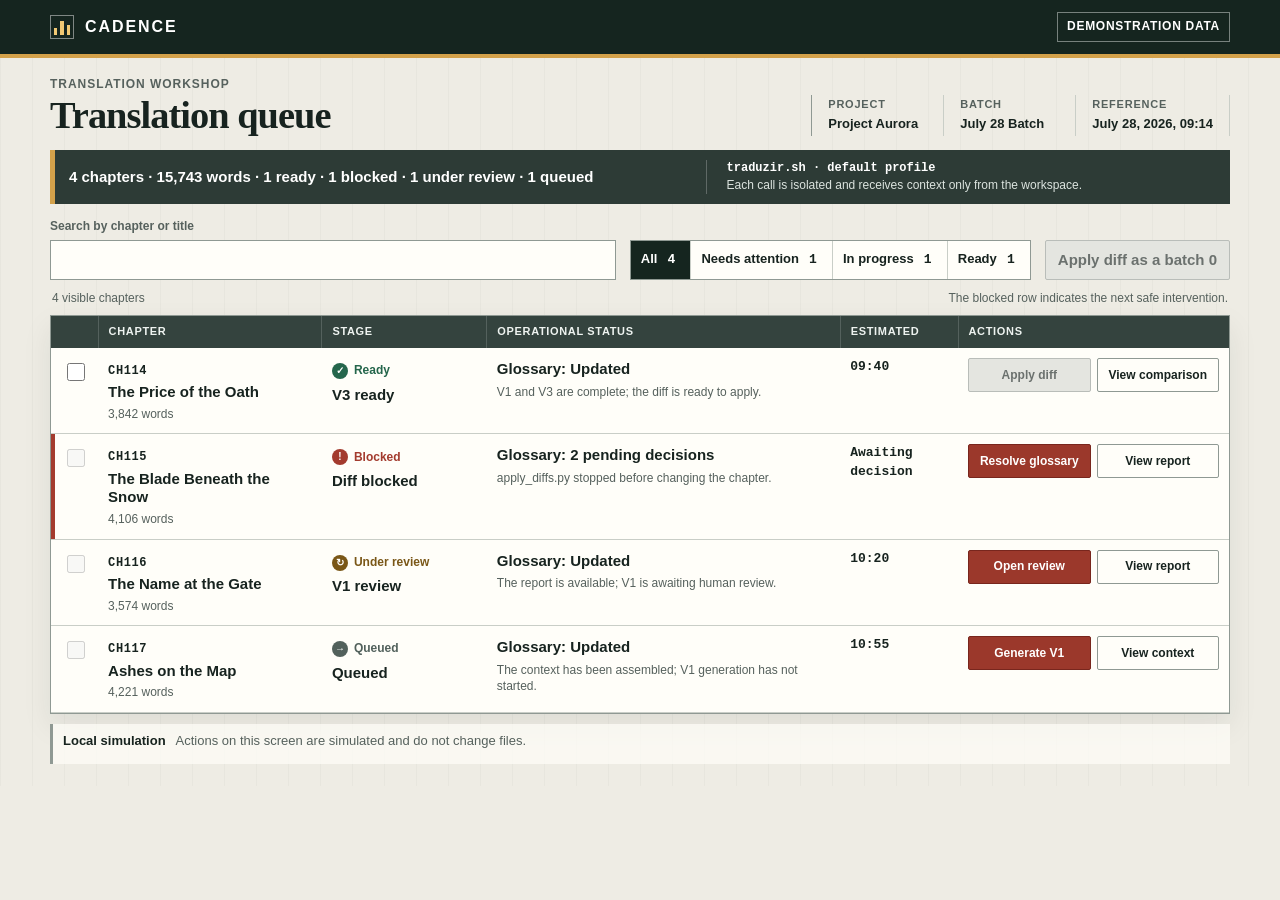
<file: docs/comparison-demo/anti-ai/index.html>
<!doctype html>
<html lang="en">
  <head>
    <meta charset="utf-8">
    <meta name="viewport" content="width=device-width, initial-scale=1">
    <title>Cadence — Translation queue</title>
    <link rel="stylesheet" href="./styles.css">
  </head>
  <body>
    <a class="skip-link" href="#fila">Skip to the queue</a>

    <header class="masthead">
      <div class="masthead__inner">
        <div class="brand" aria-label="Cadence">
          <span class="brand__mark" aria-hidden="true"><i></i><i></i><i></i></span>
          <span>Cadence</span>
        </div>
        <p class="fixture-label" id="fixture-label"></p>
      </div>
    </header>

    <main class="workspace">
      <section class="workspace__heading" aria-labelledby="page-title">
        <div>
          <p class="eyebrow" id="surface-name"></p>
          <h1 id="page-title">Translation queue</h1>
        </div>
        <dl class="run-context" aria-label="Batch context">
          <div>
            <dt>Project</dt>
            <dd id="project-name"></dd>
          </div>
          <div>
            <dt>Batch</dt>
            <dd id="batch-name"></dd>
          </div>
          <div>
            <dt>Reference</dt>
            <dd id="reference-time"></dd>
          </div>
        </dl>
      </section>

      <section class="run-strip" aria-label="Execution summary">
        <p class="run-strip__summary" id="batch-summary"></p>
        <div class="run-strip__pipeline">
          <strong id="pipeline-name"></strong>
          <span id="execution-model"></span>
        </div>
      </section>

      <section class="queue-tools" aria-labelledby="queue-tools-title">
        <h2 class="visually-hidden" id="queue-tools-title">Find and filter chapters</h2>
        <div class="search-field">
          <label for="chapter-search">Search by chapter or title</label>
          <div class="search-field__control">
            <input id="chapter-search" type="search" autocomplete="off" spellcheck="false">
            <button class="text-button" id="clear-search" type="button" hidden>Clear</button>
          </div>
        </div>
        <div class="filter-group" id="filter-group" role="group" aria-label="Filter the queue"></div>
        <button class="bulk-action" id="bulk-action" type="button" disabled>
          Apply diff as a batch <span aria-hidden="true" id="bulk-count">0</span>
        </button>
      </section>

      <div class="result-line">
        <p id="result-count" aria-live="polite"></p>
        <p class="queue-hint">The blocked row indicates the next safe intervention.</p>
      </div>

      <section class="queue" id="fila" aria-labelledby="queue-title" tabindex="-1">
        <h2 class="visually-hidden" id="queue-title">Chapters in the batch</h2>
        <div class="table-scroll" tabindex="0" role="region" aria-label="Chapter queue" aria-describedby="table-help">
          <p class="visually-hidden" id="table-help">The table adapts to the available width. Use the buttons in each row to view details or perform a simulated action.</p>
          <table>
            <caption>Chapters in the translation queue</caption>
            <thead>
              <tr>
                <th class="select-column" scope="col"><span class="visually-hidden">Select</span></th>
                <th scope="col">Chapter</th>
                <th scope="col">Stage</th>
                <th scope="col">Operational status</th>
                <th scope="col">Estimated</th>
                <th scope="col">Actions</th>
              </tr>
            </thead>
            <tbody id="queue-body"></tbody>
          </table>
        </div>
        <div class="empty-state" id="empty-state" hidden>
          <h3>No chapters found</h3>
          <p>The current search and filter returned no chapters.</p>
          <button class="secondary-button" id="reset-view" type="button">Clear search and show all</button>
        </div>
      </section>

      <div class="status-line" id="action-status" role="status" aria-live="polite" aria-atomic="true">
        <span class="status-line__label">Local simulation</span>
        <span id="action-message"></span>
      </div>
    </main>

    <script src="../data.js"></script>
    <script src="./app.js"></script>
  </body>
</html>
</file>
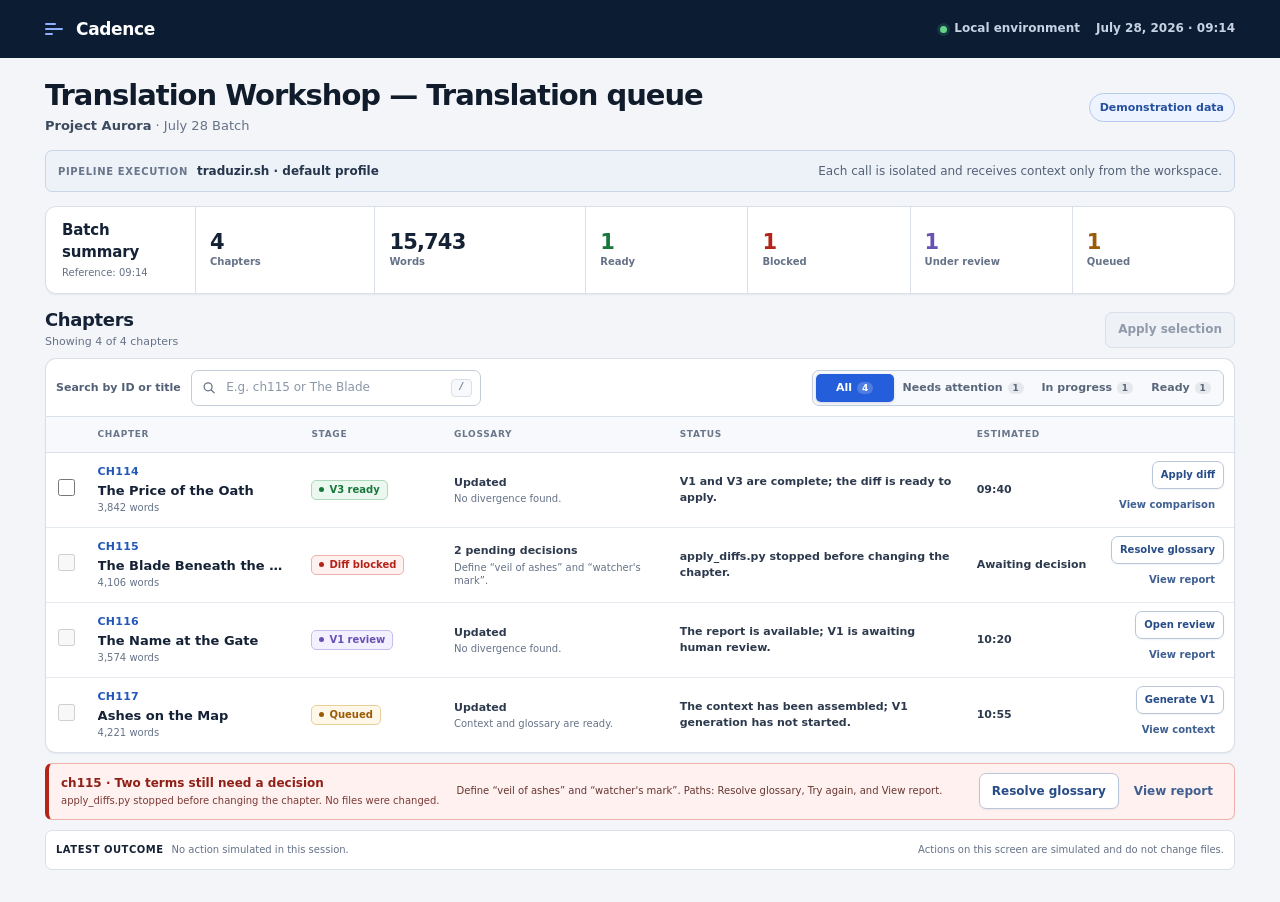
<file: docs/comparison-demo/baseline/index.html>
<!doctype html>
<html lang="en">
  <head>
    <meta charset="utf-8" />
    <meta name="viewport" content="width=device-width, initial-scale=1" />
    <meta name="color-scheme" content="light" />
    <title>Cadence — Translation queue</title>
    <link rel="stylesheet" href="styles.css" />
  </head>
  <body>
    <a class="skip-link" href="#conteudo">Skip to content</a>

    <header class="topbar">
      <div class="topbar__inner">
        <a class="brand" href="#conteudo" aria-label="Cadence — home">
          <span class="brand__mark" aria-hidden="true"><i></i><i></i><i></i></span>
          <span>Cadence</span>
        </a>
        <div class="topbar__context">
          <span class="local-status"><i aria-hidden="true"></i>Local environment</span>
          <span id="reference-time"></span>
        </div>
      </div>
    </header>

    <main id="conteudo" class="workspace" tabindex="-1">
      <header class="page-heading">
        <div>
          <h1><span id="surface-name"></span> <span aria-hidden="true">—</span> Translation queue</h1>
          <p><strong id="project-name"></strong><span aria-hidden="true"> · </span><span id="batch-name"></span></p>
        </div>
        <span id="fixture-label" class="demo-label"></span>
      </header>

      <section class="run-context" aria-labelledby="run-context-title">
        <div>
          <span id="run-context-title">Pipeline execution</span>
          <strong id="pipeline-name"></strong>
        </div>
        <p id="execution-model"></p>
      </section>

      <section class="summary" aria-labelledby="summary-title">
        <div class="summary__heading">
          <h2 id="summary-title">Batch summary</h2>
          <p id="summary-date"></p>
        </div>
        <dl id="summary-metrics" class="metrics"></dl>
      </section>

      <section class="queue" aria-labelledby="queue-title">
        <div class="queue__topline">
          <div>
            <h2 id="queue-title">Chapters</h2>
            <p id="result-summary" aria-live="polite"></p>
          </div>
          <button id="apply-selection" class="button button--primary" type="button" disabled>
            Apply selection
          </button>
        </div>

        <div class="toolbar">
          <div class="search-control">
            <label for="chapter-search">Search by ID or title</label>
            <div class="search-field">
              <svg aria-hidden="true" viewBox="0 0 20 20" width="18" height="18">
                <circle cx="8.4" cy="8.4" r="5.5" fill="none" stroke="currentColor" stroke-width="1.7" />
                <path d="m12.7 12.7 4.1 4.1" fill="none" stroke="currentColor" stroke-width="1.7" stroke-linecap="round" />
              </svg>
              <input id="chapter-search" type="search" autocomplete="off" placeholder="E.g. ch115 or The Blade" />
              <button id="clear-search" class="clear-search" type="button" hidden>Clear</button>
              <kbd aria-hidden="true">/</kbd>
            </div>
          </div>

          <div id="filters" class="filters" role="group" aria-label="Filter the queue"></div>
        </div>

        <div class="table-frame">
          <table>
            <caption class="sr-only">Operational queue of chapters in translation</caption>
            <thead>
              <tr>
                <th class="select-column" scope="col"><span class="sr-only">Select</span></th>
                <th scope="col">Chapter</th>
                <th scope="col">Stage</th>
                <th scope="col">Glossary</th>
                <th scope="col">Status</th>
                <th scope="col">Estimated</th>
                <th scope="col"><span class="sr-only">Actions</span></th>
              </tr>
            </thead>
            <tbody id="chapter-rows"></tbody>
          </table>

          <div id="empty-state" class="empty-state" hidden>
            <svg aria-hidden="true" viewBox="0 0 24 24" width="28" height="28">
              <circle cx="10.5" cy="10.5" r="6.5" fill="none" stroke="currentColor" stroke-width="1.6" />
              <path d="m15.4 15.4 4.1 4.1" fill="none" stroke="currentColor" stroke-width="1.6" stroke-linecap="round" />
            </svg>
            <strong>No chapters found</strong>
            <span>Clear the search or choose another filter.</span>
            <button id="recover-results" class="button button--secondary" type="button">Show all</button>
          </div>
        </div>
      </section>

      <section id="incident-spotlight" class="incident" aria-labelledby="incident-title"></section>

      <aside class="simulation-status" aria-label="Outcome of simulated actions">
        <div>
          <strong>Latest outcome</strong>
          <p id="action-log">No action simulated in this session.</p>
        </div>
        <p id="simulation-notice"></p>
      </aside>
    </main>

    <dialog id="chapter-dialog" class="dialog" aria-labelledby="chapter-dialog-title">
      <div class="dialog__header">
        <div>
          <span>Chapter details</span>
          <h2 id="chapter-dialog-title"></h2>
        </div>
        <button class="icon-button" type="button" data-close-dialog="chapter-dialog" aria-label="Close details">
          <svg aria-hidden="true" viewBox="0 0 20 20" width="20" height="20">
            <path d="m5 5 10 10M15 5 5 15" fill="none" stroke="currentColor" stroke-width="1.7" stroke-linecap="round" />
          </svg>
        </button>
      </div>
      <div id="chapter-dialog-body" class="dialog__body"></div>
      <div id="chapter-dialog-actions" class="dialog__actions"></div>
    </dialog>

    <dialog id="confirm-dialog" class="dialog dialog--confirm" aria-labelledby="confirm-dialog-title">
      <div class="dialog__header">
        <div>
          <span>Simulated confirmation</span>
          <h2 id="confirm-dialog-title"></h2>
        </div>
        <button class="icon-button" type="button" data-close-dialog="confirm-dialog" aria-label="Close confirmation">
          <svg aria-hidden="true" viewBox="0 0 20 20" width="20" height="20">
            <path d="m5 5 10 10M15 5 5 15" fill="none" stroke="currentColor" stroke-width="1.7" stroke-linecap="round" />
          </svg>
        </button>
      </div>
      <div class="dialog__body">
        <p id="confirm-dialog-copy"></p>
        <p class="dialog__notice">Confirmation records only a message in this interface.</p>
      </div>
      <div class="dialog__actions">
        <button class="button button--secondary" type="button" data-close-dialog="confirm-dialog">Cancel</button>
        <button id="confirm-action" class="button button--primary" type="button">Confirm action</button>
      </div>
    </dialog>

    <div id="toast" class="toast" role="status" aria-live="polite" aria-atomic="true" hidden>
      <svg aria-hidden="true" viewBox="0 0 20 20" width="20" height="20">
        <circle cx="10" cy="10" r="8" fill="none" stroke="currentColor" stroke-width="1.6" />
        <path d="m6.5 10 2.2 2.2 4.8-5" fill="none" stroke="currentColor" stroke-width="1.8" stroke-linecap="round" stroke-linejoin="round" />
      </svg>
      <span id="toast-message"></span>
    </div>

    <script src="../data.js"></script>
    <script src="app.js"></script>
  </body>
</html>
</file>
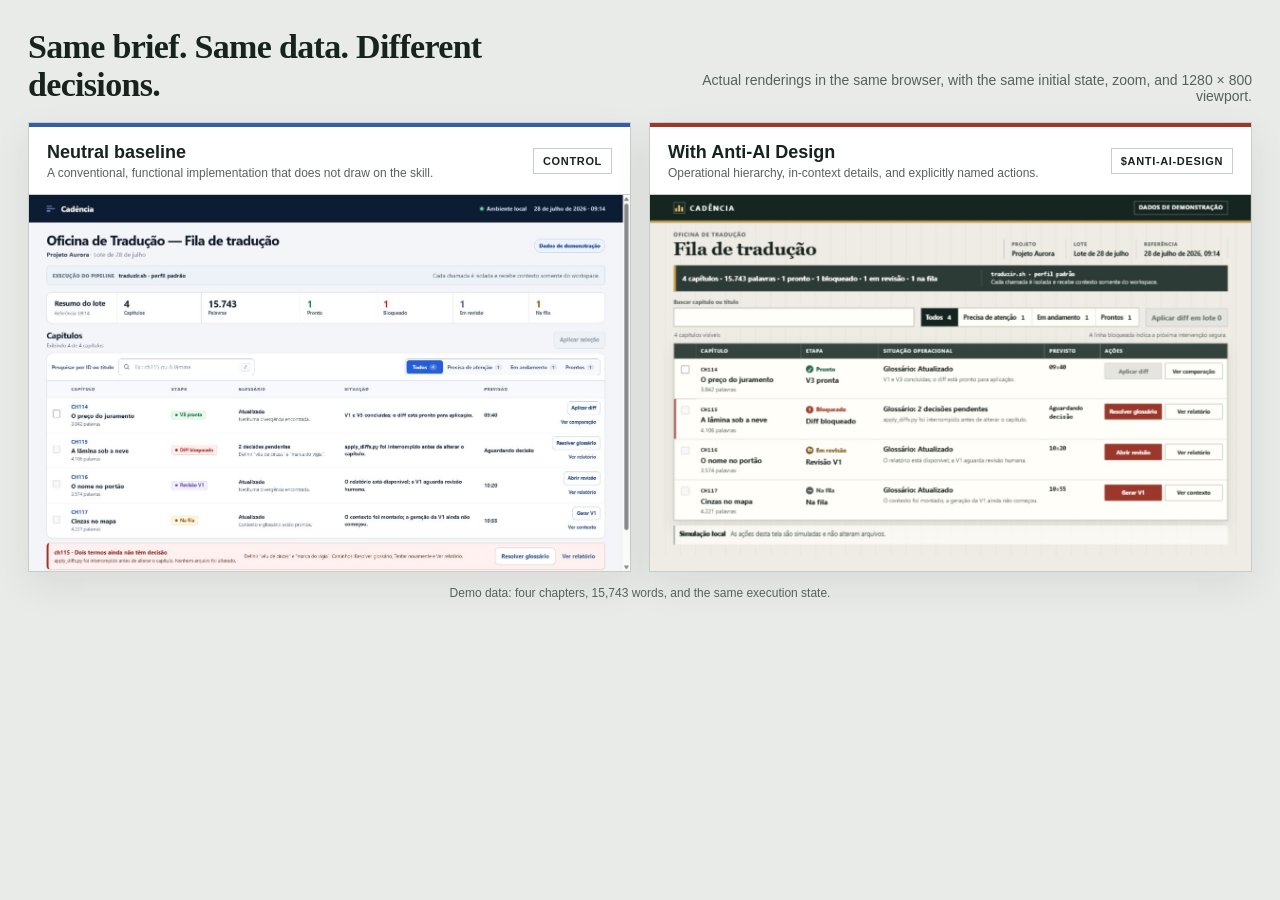
<file: docs/comparison-demo/comparison.html>
<!doctype html>
<html lang="en">
  <head>
    <meta charset="utf-8">
    <meta name="viewport" content="width=device-width, initial-scale=1">
    <title>Comparison — Baseline and Anti-AI</title>
    <style>
      :root {
        color-scheme: light;
        --canvas: #e9ebe8;
        --ink: #17231f;
        --muted: #56615d;
        --line: #c7cdc8;
        --surface: #fff;
        --anti: #9b382b;
      }

      * { box-sizing: border-box; }

      html,
      body {
        margin: 0;
        min-width: 320px;
        color: var(--ink);
        background: var(--canvas);
        font-family: "Segoe UI", Arial, sans-serif;
      }

      body { padding: 28px; }

      header {
        display: flex;
        align-items: end;
        justify-content: space-between;
        gap: 32px;
        max-width: 2624px;
        margin: 0 auto 18px;
      }

      h1 {
        margin: 0;
        font-family: Georgia, "Times New Roman", serif;
        font-size: 34px;
        font-weight: 600;
        letter-spacing: -0.02em;
      }

      header p {
        max-width: 620px;
        margin: 0;
        color: var(--muted);
        font-size: 14px;
        text-align: right;
      }

      main {
        display: grid;
        grid-template-columns: repeat(2, minmax(0, 1fr));
        gap: 18px;
        max-width: 2624px;
        margin: 0 auto;
      }

      article {
        overflow: hidden;
        background: var(--surface);
        border: 1px solid var(--line);
        box-shadow: 0 14px 36px rgb(26 39 33 / 8%);
      }

      .panel-heading {
        min-height: 72px;
        display: flex;
        align-items: center;
        justify-content: space-between;
        gap: 20px;
        padding: 14px 18px;
        border-bottom: 1px solid var(--line);
      }

      .panel-heading h2 {
        margin: 0 0 3px;
        font-size: 18px;
      }

      .panel-heading p {
        margin: 0;
        color: var(--muted);
        font-size: 12px;
      }

      .tag {
        flex: 0 0 auto;
        padding: 6px 9px;
        border: 1px solid var(--line);
        font-size: 11px;
        font-weight: 750;
        letter-spacing: 0.06em;
        text-transform: uppercase;
      }

      .anti .panel-heading { border-top: 4px solid var(--anti); }
      .baseline .panel-heading { border-top: 4px solid #355da8; }

      figure { margin: 0; }

      img {
        width: 100%;
        height: auto;
        display: block;
        aspect-ratio: 1280 / 800;
      }

      footer {
        max-width: 2624px;
        margin: 14px auto 0;
        color: var(--muted);
        font-size: 12px;
        text-align: center;
      }
    </style>
  </head>
  <body>
    <header>
      <h1>Same brief. Same data. Different decisions.</h1>
      <p>Actual renderings in the same browser, with the same initial state, zoom, and 1280 × 800 viewport.</p>
    </header>

    <main aria-label="Side-by-side comparison">
      <article class="baseline">
        <div class="panel-heading">
          <div>
            <h2>Neutral baseline</h2>
            <p>A conventional, functional implementation that does not draw on the skill.</p>
          </div>
          <span class="tag">Control</span>
        </div>
        <figure>
          <img src="screenshots/baseline-1280x800.png" alt="Translation queue baseline">
        </figure>
      </article>

      <article class="anti">
        <div class="panel-heading">
          <div>
            <h2>With Anti-AI Design</h2>
            <p>Operational hierarchy, in-context details, and explicitly named actions.</p>
          </div>
          <span class="tag">$anti-ai-design</span>
        </div>
        <figure>
          <img src="screenshots/anti-ai-1280x800.png" alt="Version of the translation queue guided by the Anti-AI Design skill">
        </figure>
      </article>
    </main>

    <footer>Demo data: four chapters, 15,743 words, and the same execution state.</footer>
  </body>
</html>
</file>
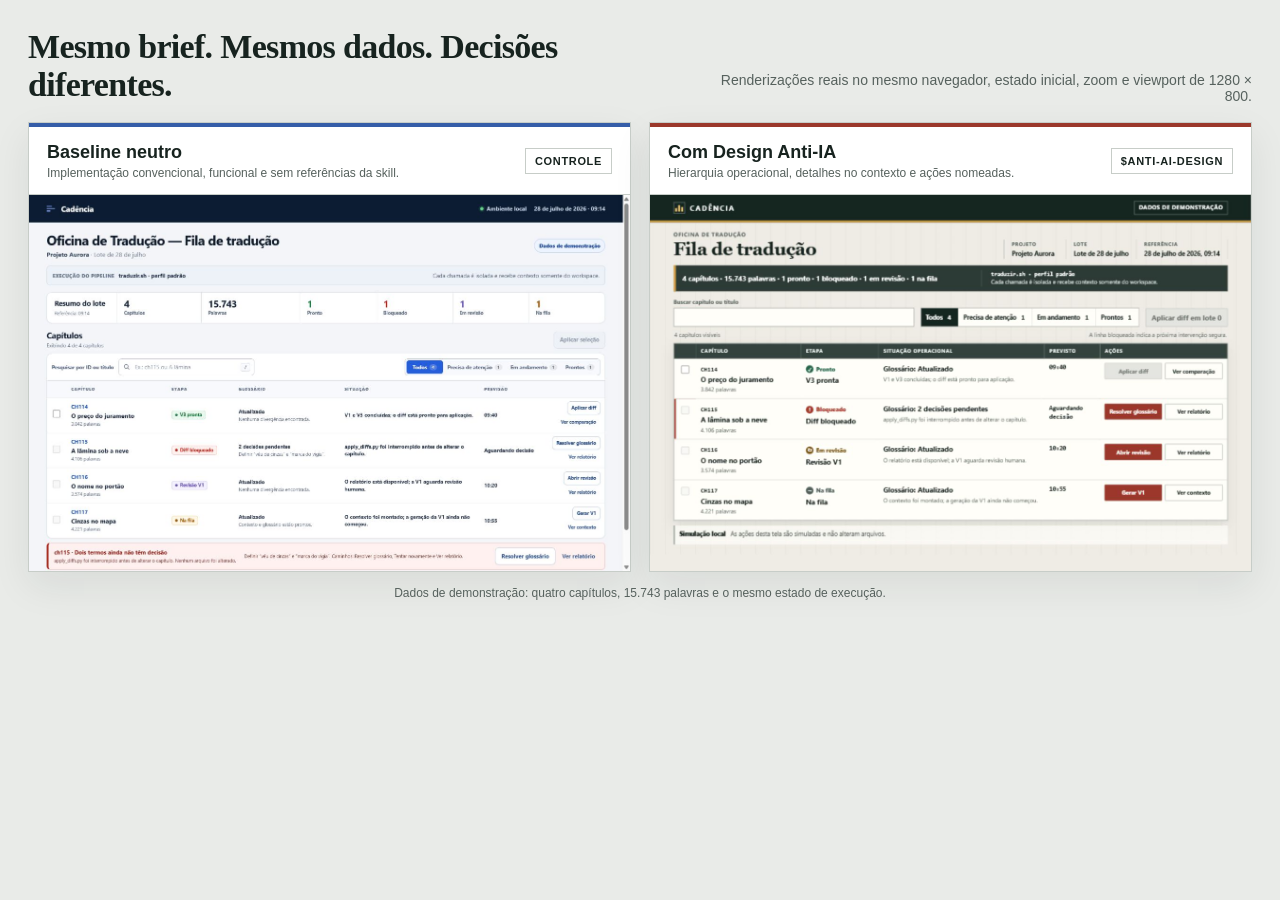
<file: docs/demo-comparativo/comparativo.html>
<!doctype html>
<html lang="pt-BR">
  <head>
    <meta charset="utf-8">
    <meta name="viewport" content="width=device-width, initial-scale=1">
    <title>Comparativo — baseline e Anti-IA</title>
    <style>
      :root {
        color-scheme: light;
        --canvas: #e9ebe8;
        --ink: #17231f;
        --muted: #56615d;
        --line: #c7cdc8;
        --surface: #fff;
        --anti: #9b382b;
      }

      * { box-sizing: border-box; }

      html,
      body {
        margin: 0;
        min-width: 320px;
        color: var(--ink);
        background: var(--canvas);
        font-family: "Segoe UI", Arial, sans-serif;
      }

      body { padding: 28px; }

      header {
        display: flex;
        align-items: end;
        justify-content: space-between;
        gap: 32px;
        max-width: 2624px;
        margin: 0 auto 18px;
      }

      h1 {
        margin: 0;
        font-family: Georgia, "Times New Roman", serif;
        font-size: 34px;
        font-weight: 600;
        letter-spacing: -0.02em;
      }

      header p {
        max-width: 620px;
        margin: 0;
        color: var(--muted);
        font-size: 14px;
        text-align: right;
      }

      main {
        display: grid;
        grid-template-columns: repeat(2, minmax(0, 1fr));
        gap: 18px;
        max-width: 2624px;
        margin: 0 auto;
      }

      article {
        overflow: hidden;
        background: var(--surface);
        border: 1px solid var(--line);
        box-shadow: 0 14px 36px rgb(26 39 33 / 8%);
      }

      .panel-heading {
        min-height: 72px;
        display: flex;
        align-items: center;
        justify-content: space-between;
        gap: 20px;
        padding: 14px 18px;
        border-bottom: 1px solid var(--line);
      }

      .panel-heading h2 {
        margin: 0 0 3px;
        font-size: 18px;
      }

      .panel-heading p {
        margin: 0;
        color: var(--muted);
        font-size: 12px;
      }

      .tag {
        flex: 0 0 auto;
        padding: 6px 9px;
        border: 1px solid var(--line);
        font-size: 11px;
        font-weight: 750;
        letter-spacing: 0.06em;
        text-transform: uppercase;
      }

      .anti .panel-heading { border-top: 4px solid var(--anti); }
      .baseline .panel-heading { border-top: 4px solid #355da8; }

      figure { margin: 0; }

      img {
        width: 100%;
        height: auto;
        display: block;
        aspect-ratio: 1280 / 800;
      }

      footer {
        max-width: 2624px;
        margin: 14px auto 0;
        color: var(--muted);
        font-size: 12px;
        text-align: center;
      }
    </style>
  </head>
  <body>
    <header>
      <h1>Mesmo brief. Mesmos dados. Decisões diferentes.</h1>
      <p>Renderizações reais no mesmo navegador, estado inicial, zoom e viewport de 1280 × 800.</p>
    </header>

    <main aria-label="Comparação lado a lado">
      <article class="baseline">
        <div class="panel-heading">
          <div>
            <h2>Baseline neutro</h2>
            <p>Implementação convencional, funcional e sem referências da skill.</p>
          </div>
          <span class="tag">Controle</span>
        </div>
        <figure>
          <img src="capturas/baseline-1280x800.png" alt="Baseline da fila de tradução">
        </figure>
      </article>

      <article class="anti">
        <div class="panel-heading">
          <div>
            <h2>Com Design Anti-IA</h2>
            <p>Hierarquia operacional, detalhes no contexto e ações nomeadas.</p>
          </div>
          <span class="tag">$anti-ai-design</span>
        </div>
        <figure>
          <img src="capturas/anti-ai-1280x800.png" alt="Versão da fila de tradução orientada pela skill Design Anti-IA">
        </figure>
      </article>
    </main>

    <footer>Dados de demonstração: quatro capítulos, 15.743 palavras e o mesmo estado de execução.</footer>
  </body>
</html>
</file>
<file: docs/comparison-demo/anti-ai/styles.css>
:root {
  color-scheme: light;
  --canvas: #eeece4;
  --surface: #fffef9;
  --surface-muted: #f5f3eb;
  --ink: #17231f;
  --muted: #56615d;
  --line: #c9cec7;
  --line-strong: #8f9993;
  --brand: #15251f;
  --accent: #9b382b;
  --accent-dark: #78261d;
  --focus: #086a91;
  --ready: #25664c;
  --blocked: #a33b2e;
  --reviewing: #7a5717;
  --queued: #52615c;
  --selected: #e4f0eb;
  --shadow: 0 12px 28px rgb(27 40 35 / 8%);
}

* {
  box-sizing: border-box;
}

html {
  background: var(--canvas);
}

body {
  margin: 0;
  min-width: 320px;
  color: var(--ink);
  background:
    linear-gradient(90deg, rgb(23 35 31 / 3%) 1px, transparent 1px) 0 0 / 32px 32px,
    var(--canvas);
  font-family: "Segoe UI", Arial, sans-serif;
  font-size: 15px;
  line-height: 1.45;
}

button,
input {
  font: inherit;
}

button {
  min-height: 36px;
}

button:focus-visible,
input:focus-visible,
[tabindex="0"]:focus-visible,
a:focus-visible {
  outline: 3px solid var(--focus);
  outline-offset: 3px;
}

.skip-link {
  position: fixed;
  z-index: 20;
  top: 10px;
  left: 10px;
  padding: 10px 14px;
  color: #fff;
  background: var(--focus);
  transform: translateY(-160%);
}

.skip-link:focus {
  transform: translateY(0);
}

.masthead {
  color: #fff;
  background: var(--brand);
  border-bottom: 4px solid #d3a14a;
}

.masthead__inner {
  width: min(1180px, calc(100% - 40px));
  min-height: 54px;
  margin: 0 auto;
  display: flex;
  align-items: center;
  justify-content: space-between;
  gap: 24px;
}

.brand {
  display: flex;
  align-items: center;
  gap: 11px;
  font-size: 16px;
  font-weight: 750;
  letter-spacing: 0.12em;
  text-transform: uppercase;
}

.brand__mark {
  width: 24px;
  height: 24px;
  display: flex;
  align-items: flex-end;
  gap: 3px;
  padding: 3px;
  border: 1px solid rgb(255 255 255 / 45%);
}

.brand__mark i {
  width: 4px;
  background: #f1c873;
}

.brand__mark i:nth-child(1) { height: 7px; }
.brand__mark i:nth-child(2) { height: 14px; }
.brand__mark i:nth-child(3) { height: 10px; }

.fixture-label {
  margin: 0;
  padding: 5px 9px;
  border: 1px solid rgb(255 255 255 / 42%);
  font-size: 12px;
  font-weight: 700;
  letter-spacing: 0.06em;
  text-transform: uppercase;
}

.workspace {
  width: min(1180px, calc(100% - 40px));
  margin: 0 auto;
  padding: 18px 0 22px;
}

.workspace__heading {
  display: flex;
  align-items: end;
  justify-content: space-between;
  gap: 30px;
  margin-bottom: 14px;
}

.eyebrow {
  margin: 0 0 2px;
  color: var(--muted);
  font-size: 12px;
  font-weight: 750;
  letter-spacing: 0.08em;
  text-transform: uppercase;
}

h1 {
  margin: 0;
  font-family: Georgia, "Times New Roman", serif;
  font-size: clamp(30px, 3vw, 40px);
  font-weight: 600;
  line-height: 1.05;
  letter-spacing: -0.025em;
}

.run-context {
  display: grid;
  grid-template-columns: repeat(3, auto);
  gap: 0;
  margin: 0;
  border-left: 1px solid var(--line-strong);
}

.run-context div {
  min-width: 132px;
  padding: 2px 16px;
  border-right: 1px solid var(--line);
}

.run-context dt {
  color: var(--muted);
  font-size: 11px;
  font-weight: 750;
  letter-spacing: 0.07em;
  text-transform: uppercase;
}

.run-context dd {
  margin: 2px 0 0;
  font-size: 13px;
  font-weight: 650;
}

.run-strip {
  display: grid;
  grid-template-columns: minmax(420px, 1.2fr) minmax(360px, 1fr);
  gap: 24px;
  min-height: 54px;
  padding: 10px 14px;
  color: #fff;
  background: #2d3b36;
  border-left: 5px solid #d3a14a;
}

.run-strip p {
  margin: 0;
}

.run-strip__summary {
  align-self: center;
  font-weight: 650;
}

.run-strip__pipeline {
  display: flex;
  flex-direction: column;
  justify-content: center;
  padding-left: 20px;
  border-left: 1px solid rgb(255 255 255 / 24%);
  font-size: 12px;
}

.run-strip__pipeline strong {
  font-family: Consolas, "Courier New", monospace;
  font-size: 12px;
}

.run-strip__pipeline span {
  color: #dce4df;
}

.queue-tools {
  display: grid;
  grid-template-columns: minmax(260px, 1fr) auto auto;
  align-items: end;
  gap: 14px;
  margin-top: 14px;
}

.search-field label {
  display: block;
  margin-bottom: 4px;
  color: var(--muted);
  font-size: 12px;
  font-weight: 700;
}

.search-field__control {
  display: flex;
  min-height: 40px;
  background: var(--surface);
  border: 1px solid var(--line-strong);
}

.search-field input {
  width: 100%;
  min-width: 0;
  padding: 8px 10px;
  color: var(--ink);
  background: transparent;
  border: 0;
}

.search-field input:focus-visible {
  outline-offset: 1px;
}

.text-button {
  min-width: 58px;
  padding: 6px 10px;
  color: var(--accent-dark);
  background: transparent;
  border: 0;
  border-left: 1px solid var(--line);
  font-weight: 700;
  cursor: pointer;
}

.filter-group {
  display: flex;
  min-height: 40px;
  border: 1px solid var(--line-strong);
}

.filter-button {
  min-height: 38px;
  padding: 7px 10px;
  color: var(--ink);
  background: var(--surface);
  border: 0;
  border-right: 1px solid var(--line);
  font-size: 13px;
  font-weight: 650;
  cursor: pointer;
}

.filter-button:last-child {
  border-right: 0;
}

.filter-button[aria-pressed="true"] {
  color: #fff;
  background: var(--brand);
}

.filter-button__count {
  display: inline-block;
  min-width: 18px;
  margin-left: 5px;
  font-family: Consolas, "Courier New", monospace;
}

.bulk-action,
.primary-button,
.secondary-button,
.incident-action {
  padding: 8px 12px;
  border-radius: 2px;
  font-weight: 750;
  cursor: pointer;
}

.bulk-action,
.primary-button {
  color: #fff;
  background: var(--accent);
  border: 1px solid var(--accent-dark);
}

.bulk-action:not(:disabled):hover,
.primary-button:not(:disabled):hover {
  background: var(--accent-dark);
}

.bulk-action:disabled,
.primary-button:disabled,
.incident-action:disabled {
  color: #6b716e;
  background: #e4e5e0;
  border-color: #b9bdb9;
  cursor: not-allowed;
}

.secondary-button,
.incident-action {
  color: var(--ink);
  background: transparent;
  border: 1px solid var(--line-strong);
}

.secondary-button:hover,
.incident-action:not(:disabled):hover {
  background: var(--surface-muted);
  border-color: var(--ink);
}

.result-line {
  min-height: 35px;
  display: flex;
  align-items: center;
  justify-content: space-between;
  gap: 16px;
  padding: 7px 2px 5px;
  color: var(--muted);
  font-size: 12px;
}

.result-line p {
  margin: 0;
}

.queue-hint {
  text-align: right;
}

.table-scroll {
  background: var(--surface);
  border: 1px solid var(--line-strong);
  box-shadow: var(--shadow);
}

table {
  width: 100%;
  border-collapse: collapse;
  table-layout: fixed;
}

caption {
  position: absolute;
  width: 1px;
  height: 1px;
  overflow: hidden;
  clip: rect(0 0 0 0);
}

th {
  padding: 8px 10px;
  color: #eef3f0;
  background: #34433e;
  border-right: 1px solid rgb(255 255 255 / 16%);
  font-size: 11px;
  font-weight: 750;
  letter-spacing: 0.06em;
  text-align: left;
  text-transform: uppercase;
}

th:last-child {
  border-right: 0;
}

th:nth-child(1) { width: 4%; }
th:nth-child(2) { width: 19%; }
th:nth-child(3) { width: 14%; }
th:nth-child(4) { width: 30%; }
th:nth-child(5) { width: 10%; }
th:nth-child(6) { width: 23%; }

td {
  padding: 10px;
  vertical-align: top;
  border-bottom: 1px solid var(--line);
}

.chapter-row:last-of-type td {
  border-bottom: 0;
}

.chapter-row[data-state="blocked"] td:first-child {
  box-shadow: inset 4px 0 0 var(--blocked);
}

.chapter-row.is-selected td {
  background: var(--selected);
}

.selection-control {
  display: grid;
  place-items: center;
  min-width: 28px;
  min-height: 28px;
}

.selection-control input {
  width: 18px;
  height: 18px;
  accent-color: var(--ready);
}

.chapter-id {
  display: inline-block;
  margin-bottom: 3px;
  font-family: Consolas, "Courier New", monospace;
  font-size: 12px;
  font-weight: 750;
  letter-spacing: 0.05em;
  text-transform: uppercase;
}

.chapter-title {
  display: block;
  font-weight: 750;
  line-height: 1.25;
}

.chapter-words,
.cell-detail {
  display: block;
  margin-top: 4px;
  color: var(--muted);
  font-size: 12px;
}

.state-label {
  display: inline-flex;
  align-items: center;
  gap: 6px;
  margin-bottom: 4px;
  font-size: 12px;
  font-weight: 800;
}

.state-label::before {
  width: 16px;
  height: 16px;
  display: inline-grid;
  place-items: center;
  color: #fff;
  background: var(--queued);
  border-radius: 50%;
  font-size: 10px;
  line-height: 1;
  content: "·";
}

.state-label[data-state="ready"] { color: var(--ready); }
.state-label[data-state="ready"]::before { background: var(--ready); content: "✓"; }
.state-label[data-state="blocked"] { color: var(--blocked); }
.state-label[data-state="blocked"]::before { background: var(--blocked); content: "!"; }
.state-label[data-state="reviewing"] { color: var(--reviewing); }
.state-label[data-state="reviewing"]::before { background: var(--reviewing); content: "↻"; }
.state-label[data-state="queued"] { color: var(--queued); }
.state-label[data-state="queued"]::before { background: var(--queued); content: "→"; }

.stage-name,
.glossary-label {
  display: block;
  font-weight: 700;
}

.summary-text {
  margin: 4px 0 0;
  color: var(--muted);
  font-size: 12px;
  line-height: 1.35;
}

.expected-at {
  display: block;
  font-family: Consolas, "Courier New", monospace;
  font-size: 13px;
  font-weight: 700;
}

.row-actions {
  display: grid;
  grid-template-columns: minmax(0, 1fr) minmax(0, 1fr);
  gap: 6px;
}

.row-actions button {
  min-width: 0;
  min-height: 34px;
  padding: 6px 8px;
  font-size: 12px;
  line-height: 1.2;
}

.details-row td {
  padding: 0;
  background: #eef1ec;
}

.chapter-details {
  padding: 14px 18px 16px 54px;
  border-bottom: 1px solid var(--line-strong);
}

.chapter-details__grid {
  display: grid;
  grid-template-columns: minmax(260px, 1fr) minmax(320px, 1.4fr);
  gap: 20px;
}

.detail-block h3,
.incident h3 {
  margin: 0 0 5px;
  font-size: 14px;
}

.detail-block p,
.incident p {
  margin: 3px 0;
  color: var(--muted);
  font-size: 13px;
}

.incident {
  padding: 12px 14px;
  background: #fff6f2;
  border-left: 4px solid var(--blocked);
}

.incident ul {
  margin: 7px 0 9px;
  padding-left: 20px;
}

.incident__actions {
  display: flex;
  flex-wrap: wrap;
  gap: 7px;
  margin-top: 10px;
}

.incident__help {
  font-size: 12px !important;
}

.empty-state {
  padding: 34px 20px;
  text-align: center;
  background: var(--surface);
  border: 1px solid var(--line-strong);
}

.empty-state h3,
.empty-state p {
  margin: 0 0 8px;
}

.status-line {
  display: flex;
  align-items: baseline;
  gap: 10px;
  min-height: 40px;
  margin-top: 10px;
  padding: 8px 10px;
  color: var(--muted);
  background: rgb(255 254 249 / 72%);
  border-left: 3px solid var(--line-strong);
  font-size: 13px;
}

.status-line.has-message {
  color: var(--ink);
  border-left-color: var(--ready);
}

.status-line__label {
  color: var(--ink);
  font-weight: 800;
}

.visually-hidden {
  position: absolute !important;
  width: 1px !important;
  height: 1px !important;
  padding: 0 !important;
  margin: -1px !important;
  overflow: hidden !important;
  clip: rect(0, 0, 0, 0) !important;
  white-space: nowrap !important;
  border: 0 !important;
}

[hidden] {
  display: none !important;
}

@media (max-width: 980px) {
  .workspace__heading {
    align-items: start;
  }

  .run-context {
    grid-template-columns: 1fr;
  }

  .run-context div {
    padding-block: 1px;
    border-right: 0;
  }

  .run-strip {
    grid-template-columns: 1fr;
    gap: 6px;
  }

  .run-strip__pipeline {
    padding: 6px 0 0;
    border-top: 1px solid rgb(255 255 255 / 24%);
    border-left: 0;
  }

  .queue-tools {
    grid-template-columns: 1fr auto;
  }

  .search-field {
    grid-column: 1 / -1;
  }

  .filter-group {
    overflow-x: auto;
  }

  th:nth-child(4),
  td:nth-child(4) {
    width: auto;
  }

  .summary-text {
    display: none;
  }
}

@media (max-width: 720px) {
  .masthead__inner,
  .workspace {
    width: min(100% - 24px, 1180px);
  }

  .masthead__inner {
    min-height: 50px;
  }

  .fixture-label {
    font-size: 10px;
  }

  .workspace__heading {
    display: block;
  }

  .run-context {
    margin-top: 12px;
    border-top: 1px solid var(--line);
    border-left: 0;
  }

  .run-context div {
    display: grid;
    grid-template-columns: 82px 1fr;
    padding: 4px 0;
  }

  .queue-tools {
    grid-template-columns: 1fr;
  }

  .filter-group {
    width: 100%;
  }

  .filter-button {
    flex: 1 0 auto;
  }

  .bulk-action {
    width: 100%;
  }

  .queue-hint {
    display: none;
  }

  .table-scroll {
    overflow: visible;
    background: transparent;
    border: 0;
    box-shadow: none;
  }

  table,
  tbody {
    display: block;
  }

  thead {
    position: absolute;
    width: 1px;
    height: 1px;
    overflow: hidden;
    clip: rect(0 0 0 0);
  }

  .chapter-row {
    display: grid;
    grid-template-columns: 38px 1fr;
    margin-bottom: 10px;
    background: var(--surface);
    border: 1px solid var(--line-strong);
  }

  .chapter-row td {
    display: block;
    padding: 9px 12px;
    border-bottom: 1px solid var(--line);
  }

  .chapter-row td:first-child {
    grid-row: 1 / 6;
    padding: 10px 4px;
    border-right: 1px solid var(--line);
    border-bottom: 0;
  }

  .chapter-row td:last-child {
    border-bottom: 0;
  }

  .chapter-row td:not(:first-child)::before {
    display: block;
    margin-bottom: 3px;
    color: var(--muted);
    font-size: 10px;
    font-weight: 800;
    letter-spacing: 0.06em;
    text-transform: uppercase;
    content: attr(data-label);
  }

  .summary-text {
    display: block;
  }

  .details-row {
    display: block;
    margin: -10px 0 10px;
  }

  .details-row td,
  .chapter-details {
    display: block;
  }

  .chapter-details {
    padding: 14px;
    border: 1px solid var(--line-strong);
    border-top: 0;
  }

  .chapter-details__grid {
    grid-template-columns: 1fr;
  }

  .status-line {
    align-items: flex-start;
    flex-direction: column;
    gap: 2px;
  }
}

@media (max-width: 430px) {
  .brand {
    letter-spacing: 0.06em;
  }

  .run-strip {
    grid-template-columns: minmax(0, 1fr);
  }

  .filter-group {
    display: grid;
    grid-template-columns: 1fr 1fr;
  }

  .filter-button {
    border-bottom: 1px solid var(--line);
  }

  .filter-button:nth-child(2) {
    border-right: 0;
  }

  .filter-button:nth-last-child(-n + 2) {
    border-bottom: 0;
  }

  .row-actions {
    grid-template-columns: 1fr;
  }
}

@media (prefers-reduced-motion: reduce) {
  *,
  *::before,
  *::after {
    scroll-behavior: auto !important;
  }
}

@media (forced-colors: active) {
  .chapter-row[data-state="blocked"] td:first-child,
  .status-line {
    border-left: 4px solid CanvasText;
  }

  .state-label::before {
    border: 1px solid CanvasText;
  }
}
</file>
<file: docs/comparison-demo/baseline/styles.css>
:root {
  --canvas: #f3f5f8;
  --surface: #ffffff;
  --surface-muted: #f7f9fc;
  --ink: #152236;
  --muted: #657287;
  --line: #d9e0e9;
  --line-strong: #c3ccd9;
  --navy: #0b1c33;
  --blue: #245edb;
  --blue-hover: #174ab7;
  --blue-soft: #edf3ff;
  --red: #b42318;
  --red-soft: #fff1f0;
  --amber: #9b5b06;
  --amber-soft: #fff7e8;
  --green: #18783c;
  --green-soft: #ebf8ef;
  --violet: #6851b5;
  --violet-soft: #f3f0ff;
  --focus: #79a1ff;
  --shadow-sm: 0 1px 2px rgba(11, 28, 51, 0.06);
  --shadow-md: 0 18px 45px rgba(11, 28, 51, 0.2);
  --radius-sm: 7px;
  --radius-md: 11px;
  font-family: Inter, ui-sans-serif, system-ui, -apple-system, BlinkMacSystemFont, "Segoe UI", sans-serif;
  color: var(--ink);
  background: var(--canvas);
  font-synthesis: none;
}

* { box-sizing: border-box; }

html {
  min-width: 320px;
  background: var(--canvas);
}

body {
  min-width: 320px;
  min-height: 100vh;
  margin: 0;
  background: var(--canvas);
  color: var(--ink);
  font-size: 14px;
  line-height: 1.42;
}

button,
input { font: inherit; }

button { color: inherit; }

:focus-visible {
  outline: 3px solid var(--focus);
  outline-offset: 2px;
}

.skip-link {
  position: fixed;
  z-index: 100;
  top: 10px;
  left: 10px;
  padding: 9px 13px;
  border-radius: var(--radius-sm);
  background: white;
  color: var(--navy);
  font-weight: 750;
  transform: translateY(-160%);
  transition: transform 150ms ease;
}

.skip-link:focus { transform: translateY(0); }

.sr-only {
  position: absolute !important;
  width: 1px !important;
  height: 1px !important;
  padding: 0 !important;
  margin: -1px !important;
  overflow: hidden !important;
  clip: rect(0, 0, 0, 0) !important;
  white-space: nowrap !important;
  border: 0 !important;
}

.topbar {
  height: 58px;
  background: var(--navy);
  color: white;
}

.topbar__inner {
  width: min(1190px, calc(100% - 40px));
  height: 100%;
  margin: 0 auto;
  display: flex;
  align-items: center;
  justify-content: space-between;
}

.brand {
  display: inline-flex;
  align-items: center;
  gap: 10px;
  color: white;
  text-decoration: none;
  font-size: 17px;
  font-weight: 760;
  letter-spacing: -0.02em;
}

.brand__mark {
  display: grid;
  gap: 3px;
  width: 21px;
}

.brand__mark i {
  display: block;
  height: 2px;
  border-radius: 2px;
  background: #8eafff;
}

.brand__mark i:nth-child(1) { width: 11px; }
.brand__mark i:nth-child(2) { width: 18px; }
.brand__mark i:nth-child(3) { width: 8px; }

.topbar__context {
  display: flex;
  align-items: center;
  gap: 16px;
  color: #c7d3e5;
  font-size: 12px;
  font-weight: 650;
}

.local-status {
  display: inline-flex;
  align-items: center;
  gap: 7px;
}

.local-status i {
  width: 7px;
  height: 7px;
  border-radius: 999px;
  background: #64d38a;
  box-shadow: 0 0 0 3px rgba(100, 211, 138, 0.14);
}

.workspace {
  width: min(1190px, calc(100% - 40px));
  margin: 0 auto;
  padding: 22px 0 32px;
}

.page-heading,
.queue__topline,
.toolbar,
.simulation-status {
  display: flex;
  align-items: center;
  justify-content: space-between;
  gap: 20px;
}

.page-heading h1 {
  margin: 0;
  color: #101b2b;
  font-size: 29px;
  line-height: 1.1;
  letter-spacing: -0.035em;
}

.page-heading p {
  margin: 5px 0 0;
  color: var(--muted);
  font-size: 13px;
}

.page-heading strong { color: #3c4a60; }

.demo-label {
  padding: 6px 10px;
  border: 1px solid #b8c9ee;
  border-radius: 999px;
  background: var(--blue-soft);
  color: #25509f;
  font-size: 11px;
  font-weight: 800;
  white-space: nowrap;
}

.run-context {
  min-height: 42px;
  margin-top: 15px;
  padding: 8px 12px;
  display: flex;
  align-items: center;
  justify-content: space-between;
  gap: 20px;
  border: 1px solid #cad5e5;
  border-radius: var(--radius-sm);
  background: #edf2f8;
}

.run-context div {
  min-width: 235px;
  display: flex;
  align-items: baseline;
  gap: 9px;
}

.run-context span {
  color: #68758a;
  font-size: 10px;
  font-weight: 800;
  letter-spacing: 0.065em;
  text-transform: uppercase;
}

.run-context strong {
  color: #26354b;
  font-size: 12px;
}

.run-context p {
  margin: 0;
  color: #536176;
  font-size: 12px;
  text-align: right;
}

.summary {
  margin-top: 14px;
  display: grid;
  grid-template-columns: 150px 1fr;
  align-items: stretch;
  border: 1px solid var(--line);
  border-radius: var(--radius-md);
  background: var(--surface);
  box-shadow: var(--shadow-sm);
}

.summary__heading {
  padding: 13px 16px;
  display: flex;
  flex-direction: column;
  justify-content: center;
  border-right: 1px solid var(--line);
}

.summary__heading h2 {
  margin: 0;
  font-size: 15px;
  letter-spacing: -0.01em;
}

.summary__heading p {
  margin: 3px 0 0;
  color: var(--muted);
  font-size: 10px;
}

.metrics {
  min-width: 0;
  margin: 0;
  display: grid;
  grid-template-columns: 1.1fr 1.3fr repeat(4, 1fr);
}

.metric {
  min-width: 0;
  padding: 11px 14px;
  display: flex;
  flex-direction: column-reverse;
  justify-content: center;
  border-left: 1px solid var(--line);
}

.metric:first-child { border-left: 0; }

.metric dt {
  margin-top: 2px;
  overflow: hidden;
  color: var(--muted);
  font-size: 10px;
  font-weight: 700;
  text-overflow: ellipsis;
  white-space: nowrap;
}

.metric dd {
  margin: 0;
  color: var(--ink);
  font-size: 21px;
  font-weight: 780;
  line-height: 1;
  letter-spacing: -0.04em;
}

.metric--ready dd { color: var(--green); }
.metric--blocked dd { color: var(--red); }
.metric--reviewing dd { color: var(--violet); }
.metric--queued dd { color: var(--amber); }

.queue { margin-top: 16px; }

.queue__topline { margin-bottom: 9px; }

.queue__topline h2 {
  margin: 0;
  font-size: 18px;
  line-height: 1.15;
  letter-spacing: -0.02em;
}

.queue__topline p {
  margin: 3px 0 0;
  color: var(--muted);
  font-size: 11px;
}

.button {
  min-height: 36px;
  padding: 0 12px;
  border: 1px solid transparent;
  border-radius: var(--radius-sm);
  display: inline-flex;
  align-items: center;
  justify-content: center;
  gap: 7px;
  background: white;
  cursor: pointer;
  font-size: 12px;
  font-weight: 750;
  white-space: nowrap;
  transition: background-color 140ms ease, border-color 140ms ease, transform 140ms ease;
}

.button:hover:not(:disabled) { transform: translateY(-1px); }
.button:active:not(:disabled) { transform: translateY(0); }

.button--primary {
  background: var(--blue);
  color: white;
  box-shadow: 0 3px 10px rgba(36, 94, 219, 0.2);
}

.button--primary:hover:not(:disabled) { background: var(--blue-hover); }

.button--secondary {
  border-color: #b8c6da;
  color: #274c88;
  box-shadow: var(--shadow-sm);
}

.button--secondary:hover:not(:disabled) {
  border-color: #8ca8d6;
  background: var(--blue-soft);
}

.button:disabled {
  border-color: var(--line);
  background: #eef1f5;
  color: #909aaa;
  box-shadow: none;
  cursor: not-allowed;
}

.button--quiet {
  min-height: 32px;
  padding: 0 8px;
  border-color: transparent;
  background: transparent;
  color: #3f5f91;
}

.button--quiet:hover:not(:disabled) { background: var(--blue-soft); }

.toolbar {
  min-height: 58px;
  padding: 8px 10px;
  border: 1px solid var(--line);
  border-bottom: 0;
  border-radius: var(--radius-md) var(--radius-md) 0 0;
  background: var(--surface);
}

.search-control {
  display: flex;
  align-items: center;
  gap: 10px;
}

.search-control > label {
  color: #516077;
  font-size: 11px;
  font-weight: 750;
  white-space: nowrap;
}

.search-field {
  width: 290px;
  height: 36px;
  padding: 0 8px 0 10px;
  display: flex;
  align-items: center;
  gap: 8px;
  border: 1px solid var(--line-strong);
  border-radius: var(--radius-sm);
  background: white;
  color: var(--muted);
  transition: border-color 140ms ease, box-shadow 140ms ease;
}

.search-field:focus-within {
  border-color: var(--blue);
  box-shadow: 0 0 0 3px rgba(36, 94, 219, 0.12);
}

.search-field input {
  min-width: 0;
  width: 100%;
  border: 0;
  outline: 0;
  background: transparent;
  color: var(--ink);
  font-size: 12px;
}

.search-field input::placeholder { color: #8b96a7; }

.search-field kbd {
  min-width: 21px;
  border: 1px solid var(--line);
  border-radius: 4px;
  background: var(--surface-muted);
  color: #788599;
  font: 600 10px/16px ui-monospace, SFMono-Regular, Consolas, monospace;
  text-align: center;
}

.clear-search {
  min-width: 42px;
  min-height: 24px;
  padding: 0 5px;
  border: 0;
  border-radius: 4px;
  background: transparent;
  color: #355a95;
  cursor: pointer;
  font-size: 10px;
  font-weight: 750;
}

.clear-search:hover { background: var(--blue-soft); }
.clear-search[hidden] { display: none; }

.filters {
  height: 36px;
  padding: 3px;
  display: flex;
  border: 1px solid var(--line-strong);
  border-radius: var(--radius-sm);
  background: var(--surface-muted);
}

.filter-button {
  min-width: 78px;
  min-height: 28px;
  padding: 0 9px;
  border: 0;
  border-radius: 5px;
  display: inline-flex;
  align-items: center;
  justify-content: center;
  gap: 5px;
  background: transparent;
  color: #59667a;
  cursor: pointer;
  font-size: 11px;
  font-weight: 720;
  white-space: nowrap;
}

.filter-button:hover { color: var(--ink); }

.filter-button.is-active {
  background: var(--blue);
  color: white;
  box-shadow: 0 1px 3px rgba(20, 50, 110, 0.18);
}

.filter-button span {
  min-width: 16px;
  padding: 0 4px;
  border-radius: 999px;
  background: rgba(21, 34, 54, 0.08);
  font-size: 9px;
}

.filter-button.is-active span { background: rgba(255, 255, 255, 0.2); }

.table-frame {
  overflow: hidden;
  border: 1px solid var(--line);
  border-radius: 0 0 var(--radius-md) var(--radius-md);
  background: var(--surface);
  box-shadow: var(--shadow-sm);
}

table {
  width: 100%;
  table-layout: fixed;
  border-collapse: collapse;
}

th,
td { text-align: left; }

thead { background: var(--surface-muted); }

th {
  height: 35px;
  padding: 0 10px;
  border-bottom: 1px solid var(--line);
  color: #6a778a;
  font-size: 9px;
  font-weight: 820;
  letter-spacing: 0.075em;
  text-transform: uppercase;
}

td {
  height: 72px;
  padding: 8px 10px;
  border-bottom: 1px solid #e5eaf0;
  color: #2a374a;
  font-size: 11px;
  vertical-align: middle;
}

tbody tr:last-child td { border-bottom: 0; }
tbody tr { transition: background-color 140ms ease; }
tbody tr:hover { background: #f9fbfe; }
tbody tr.is-selected { background: #eef4ff; }

.select-column { width: 3.5%; text-align: center; }
th:nth-child(2) { width: 18%; }
th:nth-child(3) { width: 12%; }
th:nth-child(4) { width: 19%; }
th:nth-child(5) { width: 25%; }
th:nth-child(6) { width: 10%; }
th:nth-child(7) { width: 12.5%; }

.selection-cell { text-align: center; }

.selection-cell input {
  width: 17px;
  height: 17px;
  margin: 0;
  accent-color: var(--blue);
}

.chapter-cell strong,
.chapter-cell span,
.cell-primary,
.cell-secondary {
  display: block;
}

.chapter-cell strong {
  color: #2458b8;
  font-size: 11px;
  letter-spacing: 0.02em;
  text-transform: uppercase;
}

.chapter-cell span {
  margin-top: 2px;
  overflow: hidden;
  color: var(--ink);
  font-size: 13px;
  font-weight: 690;
  text-overflow: ellipsis;
  white-space: nowrap;
}

.chapter-cell small,
.cell-secondary {
  margin-top: 2px;
  color: var(--muted);
  font-size: 10px;
  line-height: 1.3;
}

.cell-primary { color: #2d3a4d; font-weight: 690; }

.stage {
  width: fit-content;
  max-width: 100%;
  padding: 3px 7px;
  display: inline-flex;
  align-items: center;
  gap: 5px;
  border: 1px solid transparent;
  border-radius: 5px;
  font-size: 10px;
  font-weight: 760;
  line-height: 1.2;
}

.stage::before {
  width: 5px;
  height: 5px;
  border-radius: 999px;
  background: currentColor;
  content: "";
}

.stage--ready { border-color: #acd9ba; background: var(--green-soft); color: var(--green); }
.stage--blocked { border-color: #efb1ab; background: var(--red-soft); color: var(--red); }
.stage--reviewing { border-color: #c9bced; background: var(--violet-soft); color: var(--violet); }
.stage--queued { border-color: #e9ce98; background: var(--amber-soft); color: var(--amber); }

.summary-cell .cell-secondary {
  display: -webkit-box;
  overflow: hidden;
  -webkit-box-orient: vertical;
  -webkit-line-clamp: 2;
}

.expected-cell .cell-primary { white-space: nowrap; }

.actions-cell { text-align: right; }

.row-actions {
  display: flex;
  align-items: flex-end;
  flex-direction: column;
  gap: 2px;
}

.row-actions .button {
  width: fit-content;
  max-width: 100%;
  min-height: 28px;
  padding: 0 8px;
  overflow: hidden;
  font-size: 10px;
  text-overflow: ellipsis;
}

.empty-state {
  min-height: 244px;
  padding: 36px 20px;
  display: grid;
  place-items: center;
  align-content: center;
  color: var(--muted);
  text-align: center;
}

.empty-state[hidden] { display: none; }

.empty-state strong {
  margin-top: 8px;
  color: var(--ink);
  font-size: 14px;
}

.empty-state span {
  margin: 2px 0 12px;
  font-size: 11px;
}

.incident {
  min-height: 57px;
  margin-top: 10px;
  padding: 9px 12px;
  display: grid;
  grid-template-columns: 1.2fr 1.6fr auto;
  align-items: center;
  gap: 16px;
  border: 1px solid #efb1ab;
  border-left: 4px solid var(--red);
  border-radius: var(--radius-sm);
  background: var(--red-soft);
}

.incident h2 {
  margin: 0;
  color: #8f2018;
  font-size: 12px;
}

.incident p {
  margin: 2px 0 0;
  color: #7b3a36;
  font-size: 10px;
}

.incident__paths {
  color: #673630;
  font-size: 10px;
}

.incident__actions {
  display: flex;
  gap: 6px;
}

.simulation-status {
  min-height: 40px;
  margin-top: 10px;
  padding: 7px 10px;
  border: 1px solid var(--line);
  border-radius: var(--radius-sm);
  background: var(--surface);
}

.simulation-status div {
  display: flex;
  align-items: baseline;
  gap: 8px;
}

.simulation-status strong {
  font-size: 10px;
  letter-spacing: 0.05em;
  text-transform: uppercase;
}

.simulation-status p {
  margin: 0;
  color: var(--muted);
  font-size: 10px;
}

.dialog {
  width: min(560px, calc(100% - 32px));
  max-height: min(700px, calc(100vh - 40px));
  padding: 0;
  overflow: auto;
  border: 1px solid var(--line-strong);
  border-radius: 13px;
  background: white;
  color: var(--ink);
  box-shadow: var(--shadow-md);
}

.dialog::backdrop { background: rgba(8, 19, 35, 0.55); }

.dialog__header {
  padding: 17px 18px 13px;
  display: flex;
  align-items: flex-start;
  justify-content: space-between;
  gap: 18px;
  border-bottom: 1px solid var(--line);
}

.dialog__header span {
  color: var(--muted);
  font-size: 9px;
  font-weight: 820;
  letter-spacing: 0.075em;
  text-transform: uppercase;
}

.dialog__header h2 {
  margin: 3px 0 0;
  font-size: 20px;
  letter-spacing: -0.025em;
}

.icon-button {
  width: 32px;
  height: 32px;
  padding: 0;
  border: 0;
  border-radius: 6px;
  display: grid;
  place-items: center;
  background: transparent;
  color: #5b687b;
  cursor: pointer;
}

.icon-button:hover { background: #edf1f6; }

.dialog__body { padding: 16px 18px; }

.detail-grid {
  margin: 0;
  display: grid;
  grid-template-columns: repeat(2, minmax(0, 1fr));
  gap: 12px;
}

.detail-grid div {
  min-width: 0;
  padding: 10px;
  border-radius: 7px;
  background: var(--surface-muted);
}

.detail-grid dt {
  color: var(--muted);
  font-size: 9px;
  font-weight: 800;
  letter-spacing: 0.06em;
  text-transform: uppercase;
}

.detail-grid dd {
  margin: 3px 0 0;
  font-size: 12px;
}

.detail-summary {
  margin: 14px 0 0;
  color: #39465a;
  font-size: 12px;
}

.incident-detail {
  margin-top: 14px;
  padding: 12px;
  border: 1px solid #efb1ab;
  border-radius: 7px;
  background: var(--red-soft);
}

.incident-detail strong { color: #8f2018; }
.incident-detail p { margin: 4px 0 0; font-size: 12px; }
.incident-detail ul { margin: 7px 0 0; padding-left: 19px; font-size: 12px; }

.dialog__notice {
  padding: 9px 10px;
  border-radius: 6px;
  background: var(--blue-soft);
  color: #315997;
  font-size: 11px;
}

.dialog__actions {
  min-height: 59px;
  padding: 11px 18px;
  display: flex;
  align-items: center;
  justify-content: flex-end;
  gap: 8px;
  border-top: 1px solid var(--line);
  background: var(--surface-muted);
}

.toast {
  position: fixed;
  z-index: 50;
  right: 22px;
  bottom: 22px;
  max-width: min(440px, calc(100vw - 32px));
  min-height: 48px;
  padding: 11px 14px;
  display: flex;
  align-items: center;
  gap: 9px;
  border: 1px solid #8fbea2;
  border-radius: 9px;
  background: #113e29;
  color: white;
  box-shadow: var(--shadow-md);
  font-size: 12px;
  font-weight: 680;
  animation: toast-in 160ms ease-out;
}

.toast[hidden] { display: none; }

@keyframes toast-in {
  from { opacity: 0; transform: translateY(7px); }
  to { opacity: 1; transform: translateY(0); }
}

@media (prefers-reduced-motion: reduce) {
  *, *::before, *::after {
    animation-duration: 0.01ms !important;
    animation-iteration-count: 1 !important;
    transition-duration: 0.01ms !important;
  }
}

@media (max-width: 1000px) {
  .workspace,
  .topbar__inner { width: calc(100% - 28px); }
  .run-context { align-items: flex-start; flex-direction: column; gap: 3px; }
  .run-context p { text-align: left; }
  .summary { grid-template-columns: 130px 1fr; }
  .metrics { grid-template-columns: repeat(3, 1fr); }
  .metric:nth-child(4) { border-left: 0; border-top: 1px solid var(--line); }
  .metric:nth-child(n + 4) { border-top: 1px solid var(--line); }
  .toolbar { align-items: stretch; flex-direction: column; gap: 8px; }
  .filters { overflow-x: auto; }
  .table-frame { overflow-x: auto; }
  table { min-width: 980px; }
  .incident { grid-template-columns: 1fr; gap: 6px; }
}

@media (max-width: 640px) {
  .topbar__context > span:last-child { display: none; }
  .workspace { padding-top: 18px; }
  .page-heading { align-items: flex-start; }
  .page-heading h1 { font-size: 24px; }
  .summary { grid-template-columns: 1fr; }
  .summary__heading { border-right: 0; border-bottom: 1px solid var(--line); }
  .metrics { grid-template-columns: repeat(2, 1fr); }
  .metric:nth-child(odd) { border-left: 0; }
  .metric:nth-child(n + 3) { border-top: 1px solid var(--line); }
  .queue__topline { align-items: flex-start; }
  .search-control { align-items: stretch; flex-direction: column; gap: 4px; }
  .search-field { width: 100%; }
  .filter-button { min-width: max-content; }
  .simulation-status { align-items: flex-start; flex-direction: column; gap: 5px; }
  .simulation-status div { align-items: flex-start; flex-direction: column; gap: 2px; }
  .dialog__actions { flex-wrap: wrap; }
  .detail-grid { grid-template-columns: 1fr; }
  .toast { right: 16px; bottom: 16px; left: 16px; }
}
</file>
